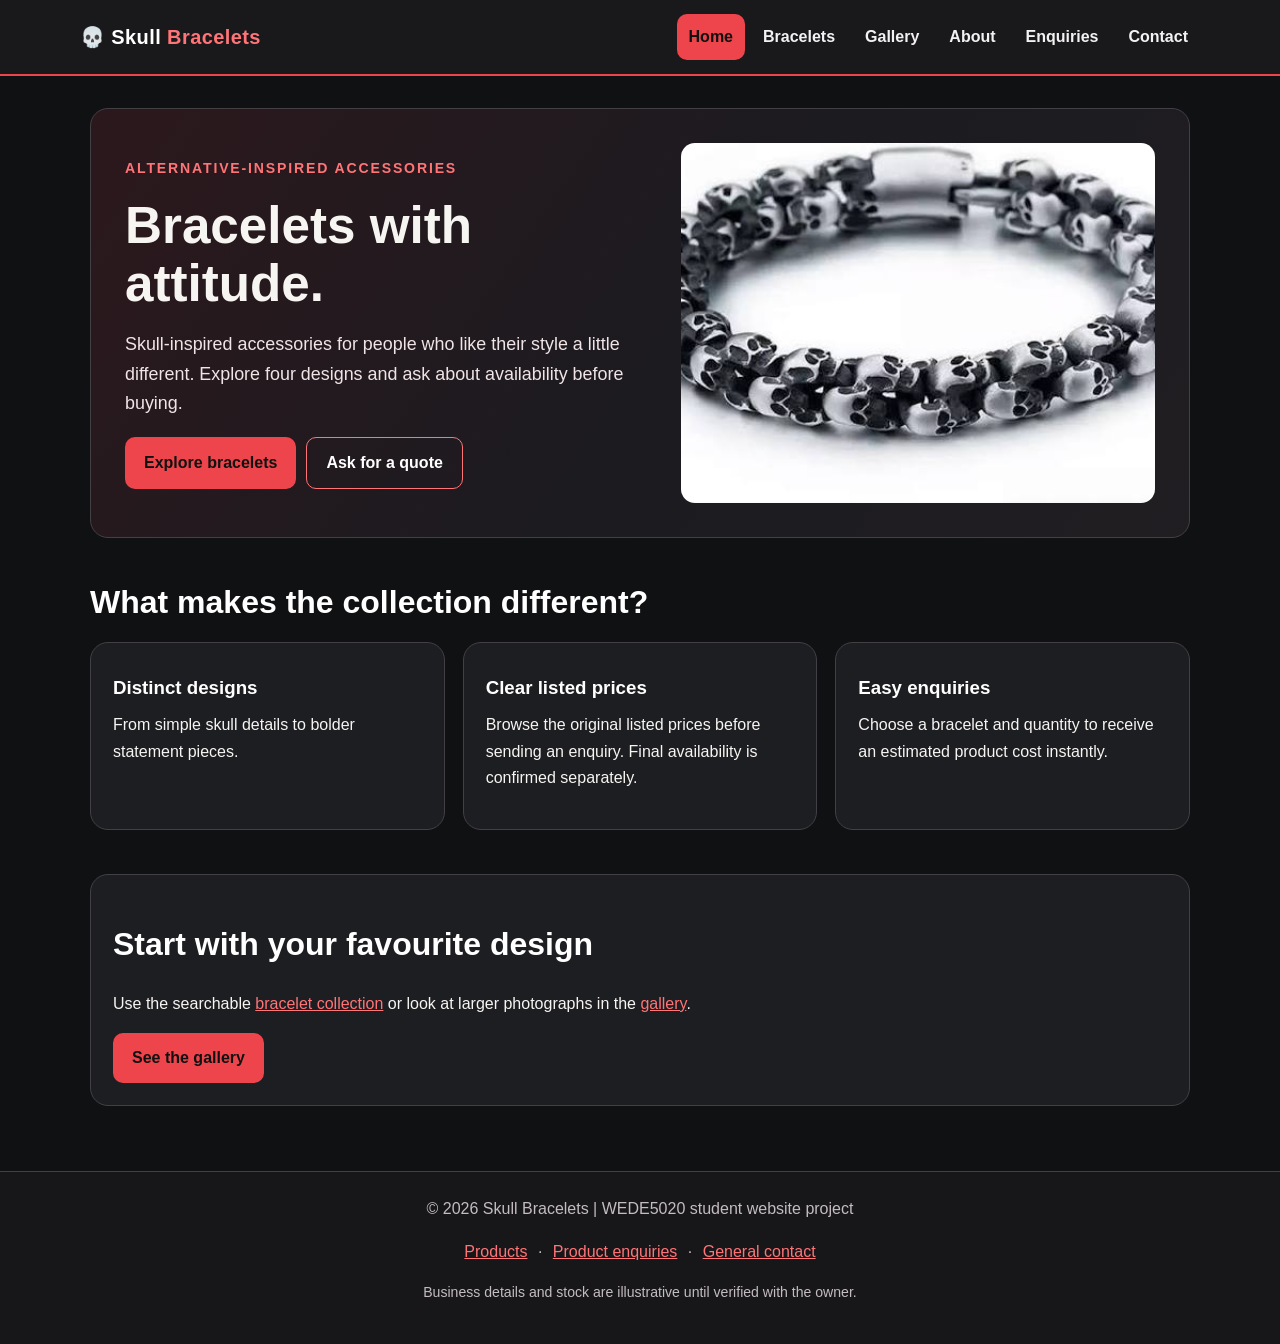
<file: index.html>
<!DOCTYPE html>
<html lang="en-ZA">
<head>
    <meta charset="UTF-8">
    <meta name="viewport" content="width=device-width, initial-scale=1">

    <title>Skull Bracelets | Bold Bracelet Styles in Johannesburg</title>
    <meta name="description" content="Discover Classic, Black, Beaded and Premium skull-themed bracelets, browse photos and enquire about prices with Skull Bracelets.">
    <meta name="keywords" content="skull bracelets, Johannesburg bracelets, skull jewellery, alternative accessories">
    <meta name="robots" content="index,follow">

    <link rel="stylesheet" href="CSS/style.css">
</head>

<body>
    <a class="skip-link" href="#main">Skip to content</a>

    <header class="site-header">
        <div class="header-inner">
            <a class="logo" href="index.html">
                💀 Skull <span>Bracelets</span>
            </a>

            <button class="menu-toggle" id="menu-toggle"
                    type="button" aria-controls="site-nav"
                    aria-expanded="false">Menu ☰</button>

            <nav class="site-nav" id="site-nav"
                 aria-label="Main navigation">
                <ul class="nav-list">
                    <li><a href="index.html" aria-current="page">Home</a></li>
                    <li><a href="services.html">Bracelets</a></li>
                    <li><a href="gallery.html">Gallery</a></li>
                    <li><a href="about.html">About</a></li>
                    <li><a href="enquiry.html">Enquiries</a></li>
                    <li><a href="contact.html">Contact</a></li>
                </ul>
            </nav>
        </div>
    </header>

    <main id="main">
        <section class="hero reveal">
            <div>
                <p class="eyebrow">Alternative-inspired accessories</p>
                <h1>Bracelets with attitude.</h1>

                <p class="lead">
                    Skull-inspired accessories for people who like
                    their style a little different. Explore four
                    designs and ask about availability before buying.
                </p>

                <div class="actions">
                    <a class="btn" href="services.html">
                        Explore bracelets
                    </a>
                    <a class="btn secondary" href="enquiry.html">
                        Ask for a quote
                    </a>
                </div>
            </div>

            <img src="images/Premium skull bracelet.jpg"
                 alt="Premium skull bracelet displayed as a featured accessory"
                 width="600" height="450"
                 fetchpriority="high">
        </section>

        <section class="section reveal">
            <div class="section-heading">
                <h2>What makes the collection different?</h2>
            </div>

            <div class="grid">
                <article class="card">
                    <h3>Distinct designs</h3>
                    <p>
                        From simple skull details to bolder
                        statement pieces.
                    </p>
                </article>

                <article class="card">
                    <h3>Clear listed prices</h3>
                    <p>
                        Browse the original listed prices before
                        sending an enquiry. Final availability is
                        confirmed separately.
                    </p>
                </article>

                <article class="card">
                    <h3>Easy enquiries</h3>
                    <p>
                        Choose a bracelet and quantity to receive
                        an estimated product cost instantly.
                    </p>
                </article>
            </div>
        </section>

        <section class="section panel reveal">
            <h2>Start with your favourite design</h2>

            <p>
                Use the searchable
                <a href="services.html">bracelet collection</a>
                or look at larger photographs in the
                <a href="gallery.html">gallery</a>.
            </p>

            <a class="btn" href="gallery.html">
                See the gallery
            </a>
        </section>
    </main>

    <footer class="site-footer">
        <p>© 2026 Skull Bracelets | WEDE5020 student website project</p>
        <p>
            <a href="services.html">Products</a> ·
            <a href="enquiry.html">Product enquiries</a> ·
            <a href="contact.html">General contact</a>
        </p>
        <p class="small-note">
            Business details and stock are illustrative until
            verified with the owner.
        </p>
    </footer>

    <script defer src="JS/script.js"></script>
</body>
</html>
</file>
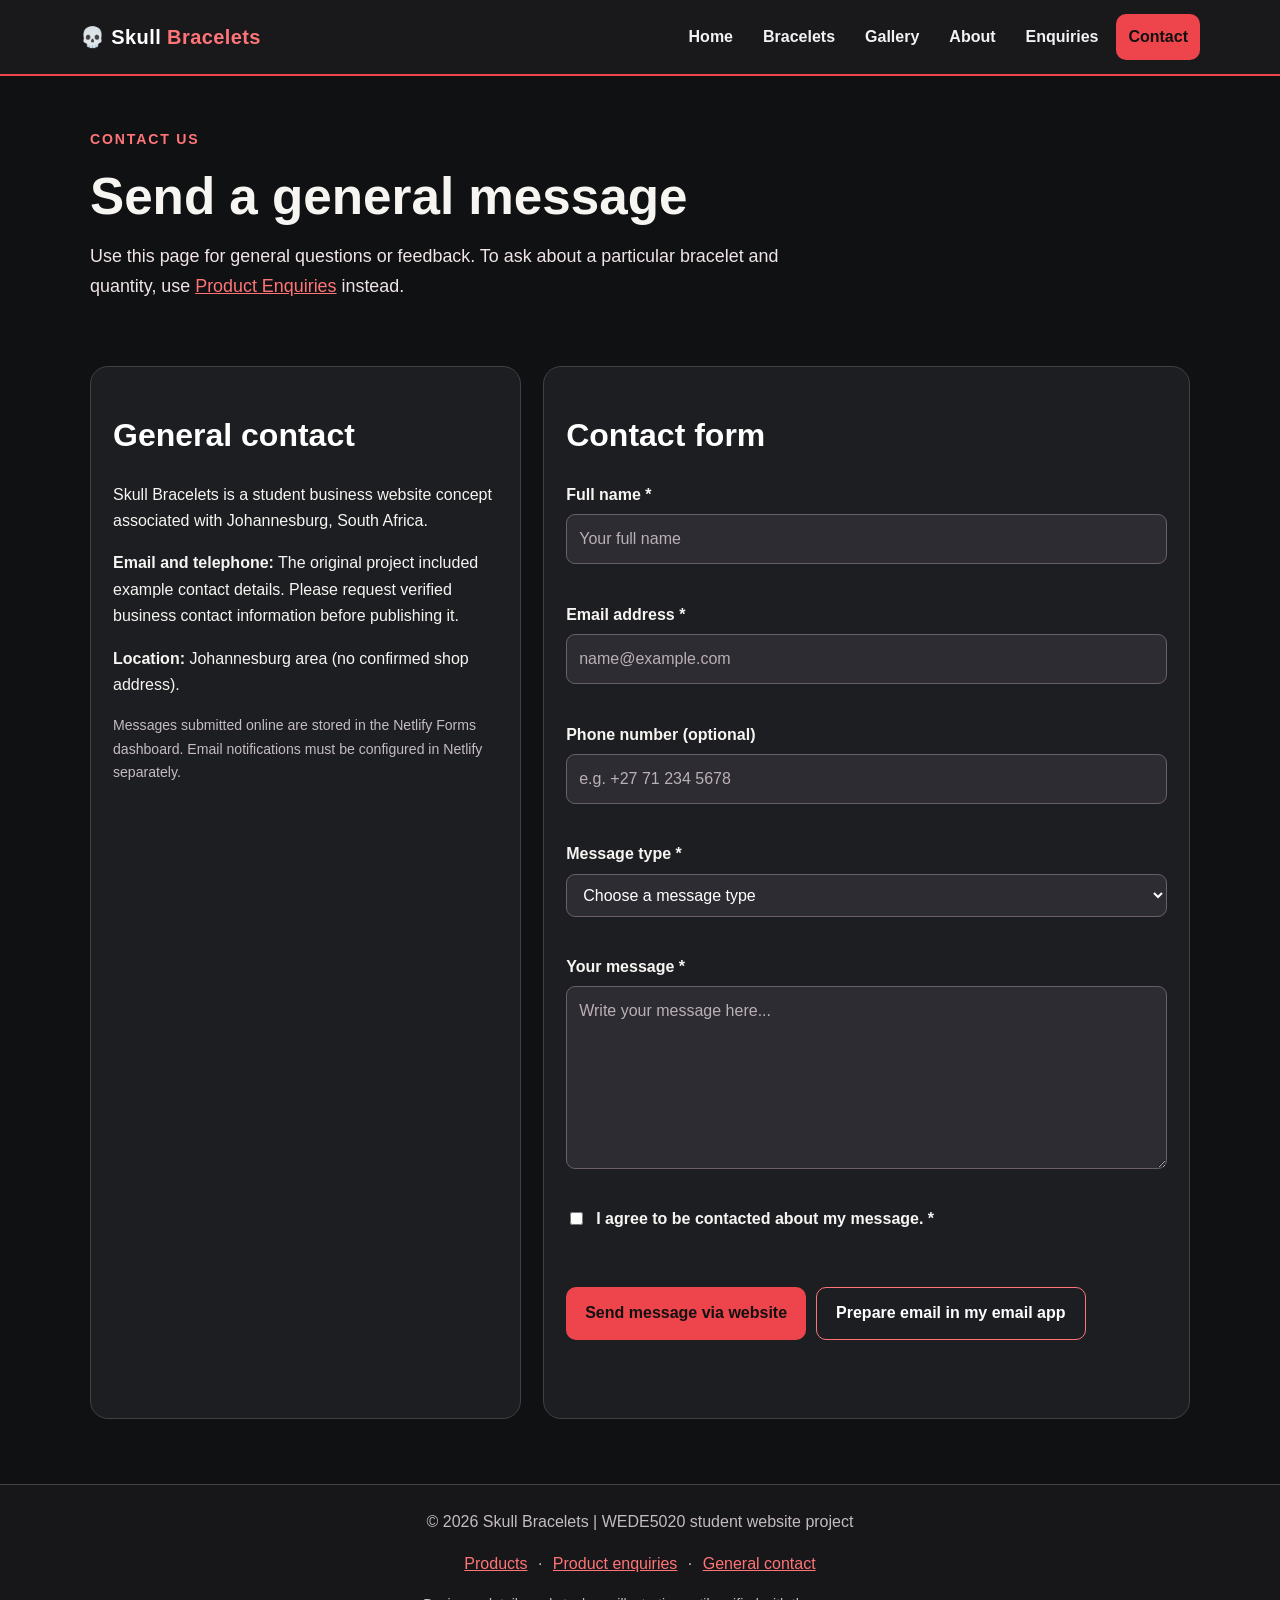
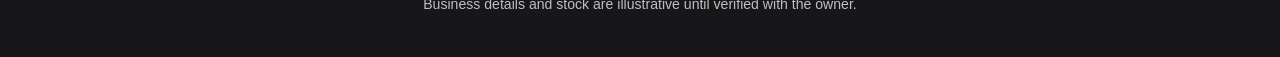
<file: contact.html>
<!DOCTYPE html>
<html lang="en-ZA">
<head>
    <meta charset="UTF-8">
    <meta name="viewport" content="width=device-width, initial-scale=1">

    <title>Contact Skull Bracelets | General Messages</title>
    <meta name="description" content="Send Skull Bracelets a general message with JavaScript field validation or prepare an email to the verified business recipient.">
    <meta name="keywords" content="contact Skull Bracelets, skull bracelet support, accessory business contact">
    <meta name="robots" content="index,follow">

    <link rel="stylesheet" href="CSS/style.css">
</head>

<body>
    <a class="skip-link" href="#main">Skip to content</a>

    <header class="site-header">
        <div class="header-inner">
            <a class="logo" href="index.html">
                💀 Skull <span>Bracelets</span>
            </a>

            <button class="menu-toggle" id="menu-toggle"
                    type="button" aria-controls="site-nav"
                    aria-expanded="false">Menu ☰</button>

            <nav class="site-nav" id="site-nav"
                 aria-label="Main navigation">
                <ul class="nav-list">
                    <li><a href="index.html">Home</a></li>
                    <li><a href="services.html">Bracelets</a></li>
                    <li><a href="gallery.html">Gallery</a></li>
                    <li><a href="about.html">About</a></li>
                    <li><a href="enquiry.html">Enquiries</a></li>
                    <li><a href="contact.html" aria-current="page">Contact</a></li>
                </ul>
            </nav>
        </div>
    </header>

    <main id="main">
        <section class="page-intro">
            <p class="eyebrow">Contact us</p>
            <h1>Send a general message</h1>

            <p class="lead content-width">
                Use this page for general questions or feedback.
                To ask about a particular bracelet and quantity,
                use <a href="enquiry.html">Product Enquiries</a> instead.
            </p>
        </section>

        <section class="section contact-grid">
            <aside class="panel">
                <h2>General contact</h2>

                <p>
                    Skull Bracelets is a student business website
                    concept associated with Johannesburg, South Africa.
                </p>

                <p>
                    <strong>Email and telephone:</strong>
                    The original project included example contact
                    details. Please request verified business contact
                    information before publishing it.
                </p>

                <p>
                    <strong>Location:</strong>
                    Johannesburg area (no confirmed shop address).
                </p>

                <p class="small-note">
                    Messages submitted online are stored in the
                    Netlify Forms dashboard. Email notifications
                    must be configured in Netlify separately.
                </p>
            </aside>

            <div class="panel">
                <h2>Contact form</h2>

                <form id="contact-form"
                      class="netlify-form"
                      name="contact"
                      method="POST"
                      action="/"
                      data-netlify="true"
                      data-netlify-honeypot="bot-field"
                      novalidate>

                    <input type="hidden" name="form-name"
                           value="contact">

                    <p class="hidden">
                        <label>
                            Leave this field blank
                            <input name="bot-field"
                                   tabindex="-1" autocomplete="off">
                        </label>
                    </p>

                    <div class="field">
                        <label for="contact-name">Full name *</label>
                        <input id="contact-name" name="full-name"
                               type="text" autocomplete="name"
                               required minlength="2" maxlength="70"
                               placeholder="Your full name">
                        <small id="error-contact-name"
                               class="field-error"
                               data-error-for="contact-name"></small>
                    </div>

                    <div class="field">
                        <label for="contact-email">Email address *</label>
                        <input id="contact-email" name="email"
                               type="email" autocomplete="email"
                               required maxlength="100"
                               placeholder="name@example.com">
                        <small id="error-contact-email"
                               class="field-error"
                               data-error-for="contact-email"></small>
                    </div>

                    <div class="field">
                        <label for="contact-phone">
                            Phone number (optional)
                        </label>
                        <input id="contact-phone" name="phone"
                               type="tel" autocomplete="tel"
                               pattern="[+0-9 ()-]{9,18}"
                               placeholder="e.g. +27 71 234 5678">
                        <small id="error-contact-phone"
                               class="field-error"
                               data-error-for="contact-phone"></small>
                    </div>

                    <div class="field">
                        <label for="contact-topic">Message type *</label>

                        <select id="contact-topic" name="topic" required>
                            <option value="">Choose a message type</option>
                            <option value="General question">
                                General question
                            </option>
                            <option value="Feedback">Feedback</option>
                            <option value="Website assistance">
                                Website assistance
                            </option>
                            <option value="Other">Other</option>
                        </select>

                        <small id="error-contact-topic"
                               class="field-error"
                               data-error-for="contact-topic"></small>
                    </div>

                    <div class="field">
                        <label for="contact-message">
                            Your message *
                        </label>

                        <textarea id="contact-message" name="message"
                                  rows="6" required
                                  minlength="10" maxlength="1500"
                                  placeholder="Write your message here..."></textarea>

                        <small id="error-contact-message"
                               class="field-error"
                               data-error-for="contact-message"></small>
                    </div>

                    <div class="field">
                        <label class="checkbox-row"
                               for="contact-consent">
                            <input id="contact-consent" name="consent"
                                   type="checkbox" value="yes" required>
                            <span>
                                I agree to be contacted about my message. *
                            </span>
                        </label>
                        <small id="error-contact-consent"
                               class="field-error"
                               data-error-for="contact-consent"></small>
                    </div>

                    <div class="actions">
                        <button class="btn" type="submit">
                            Send message via website
                        </button>

                        <button class="btn secondary" type="button"
                                id="prepare-email">
                            Prepare email in my email app
                        </button>
                    </div>

                    <p class="form-status" role="status"
                       aria-live="polite"></p>
                </form>
            </div>
        </section>
    </main>

    <footer class="site-footer">
        <p>© 2026 Skull Bracelets | WEDE5020 student website project</p>
        <p>
            <a href="services.html">Products</a> ·
            <a href="enquiry.html">Product enquiries</a> ·
            <a href="contact.html">General contact</a>
        </p>
        <p class="small-note">
            Business details and stock are illustrative until
            verified with the owner.
        </p>
    </footer>

    <script defer src="JS/script.js"></script>
</body>
</html>
</file>
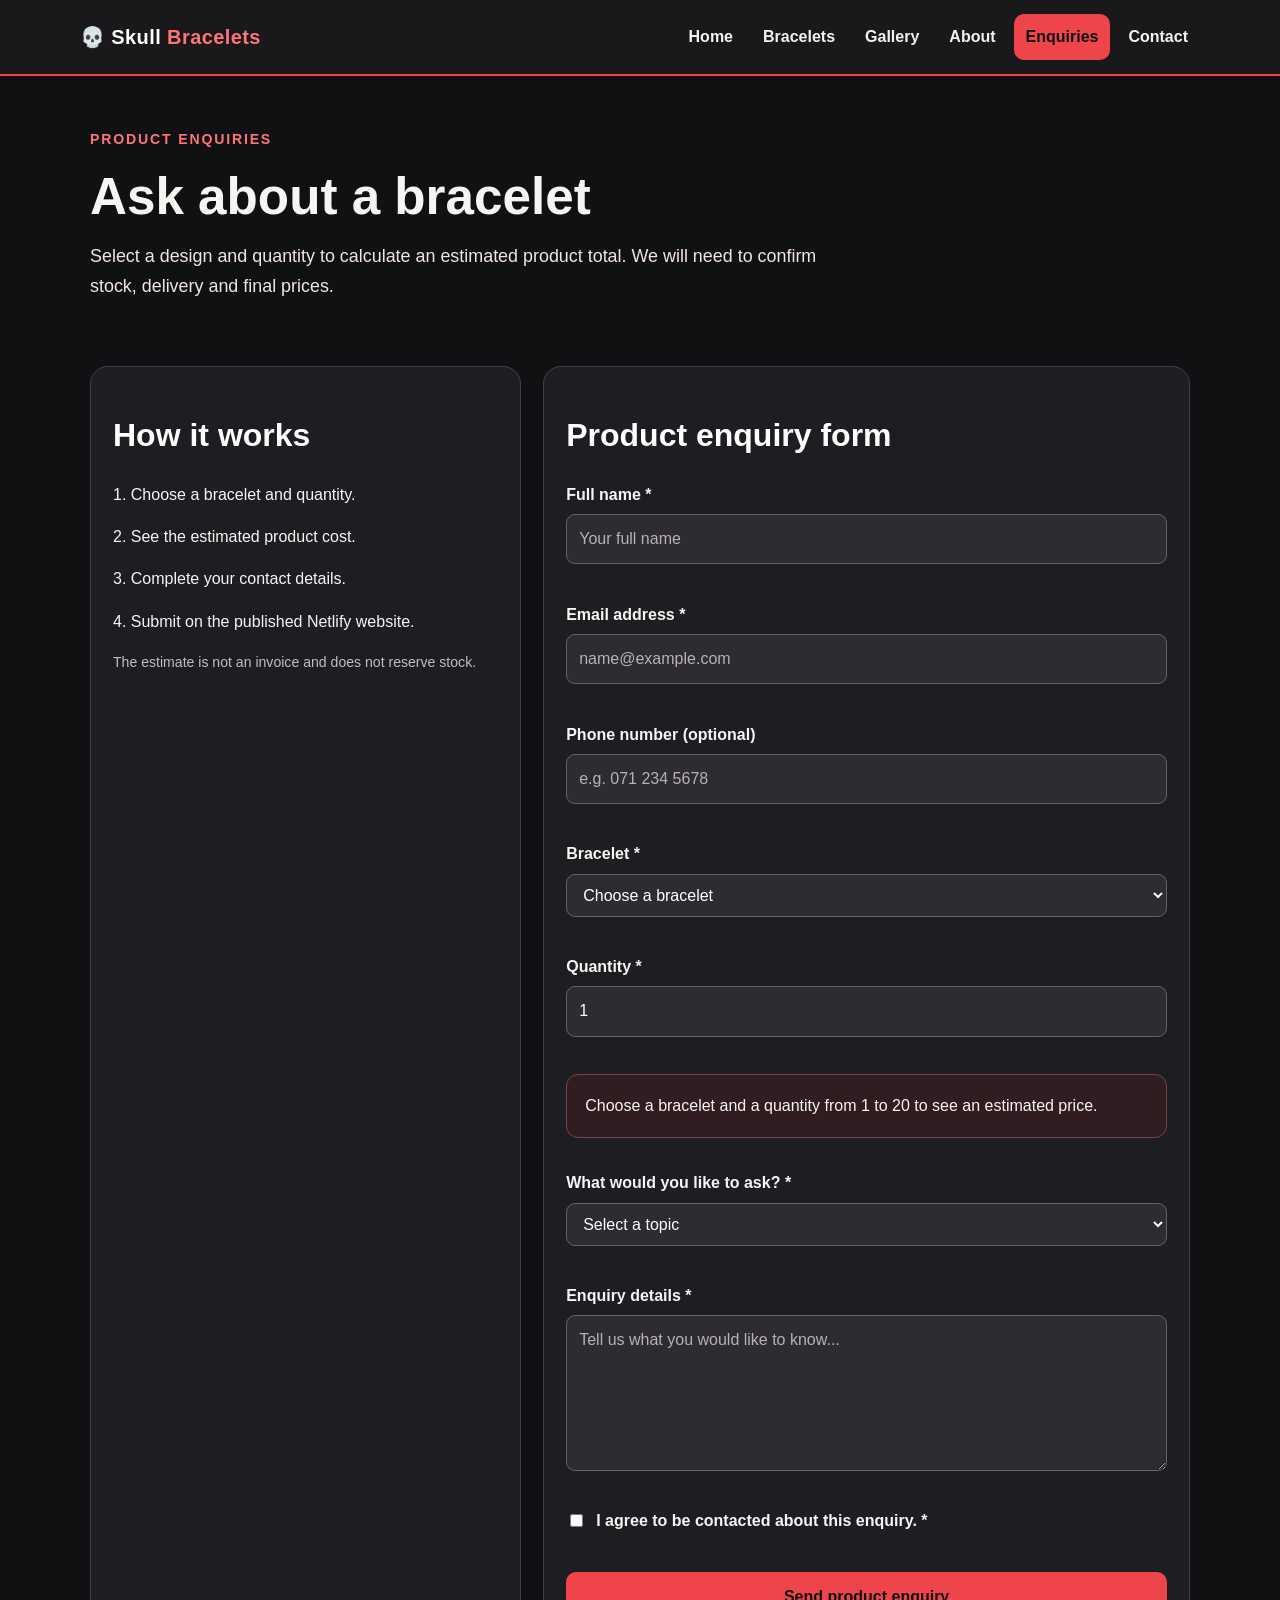
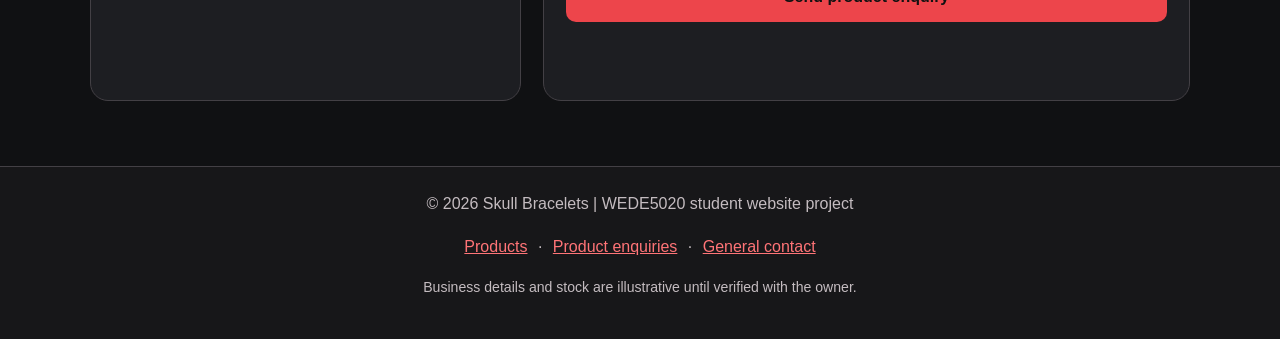
<file: enquiry.html>
<!DOCTYPE html>
<html lang="en-ZA">
<head>
    <meta charset="UTF-8">
    <meta name="viewport" content="width=device-width, initial-scale=1">

    <title>Bracelet Enquiries | Skull Bracelets</title>
    <meta name="description" content="Request information about Skull Bracelets products, quantities and estimated costs using an interactive validated enquiry form.">
    <meta name="keywords" content="skull bracelet enquiry, bracelet quote, ask about skull bracelets">
    <meta name="robots" content="index,follow">

    <link rel="stylesheet" href="CSS/style.css">
</head>

<body>
    <a class="skip-link" href="#main">Skip to content</a>

    <header class="site-header">
        <div class="header-inner">
            <a class="logo" href="index.html">
                💀 Skull <span>Bracelets</span>
            </a>

            <button class="menu-toggle" id="menu-toggle"
                    type="button" aria-controls="site-nav"
                    aria-expanded="false">Menu ☰</button>

            <nav class="site-nav" id="site-nav"
                 aria-label="Main navigation">
                <ul class="nav-list">
                    <li><a href="index.html">Home</a></li>
                    <li><a href="services.html">Bracelets</a></li>
                    <li><a href="gallery.html">Gallery</a></li>
                    <li><a href="about.html">About</a></li>
                    <li><a href="enquiry.html" aria-current="page">Enquiries</a></li>
                    <li><a href="contact.html">Contact</a></li>
                </ul>
            </nav>
        </div>
    </header>

    <main id="main">
        <section class="page-intro">
            <p class="eyebrow">Product enquiries</p>
            <h1>Ask about a bracelet</h1>

            <p class="lead content-width">
                Select a design and quantity to calculate an
                estimated product total. We will need to confirm
                stock, delivery and final prices.
            </p>
        </section>

        <section class="section contact-grid">
            <aside class="panel">
                <h2>How it works</h2>

                <p>1. Choose a bracelet and quantity.</p>
                <p>2. See the estimated product cost.</p>
                <p>3. Complete your contact details.</p>
                <p>4. Submit on the published Netlify website.</p>

                <p class="small-note">
                    The estimate is not an invoice and does
                    not reserve stock.
                </p>
            </aside>

            <div class="panel">
                <h2>Product enquiry form</h2>

                <form id="enquiry-form"
                      class="netlify-form"
                      name="enquiry"
                      method="POST"
                      action="/"
                      data-netlify="true"
                      data-netlify-honeypot="bot-field"
                      novalidate>

                    <input type="hidden" name="form-name"
                           value="enquiry">

                    <p class="hidden">
                        <label>
                            Leave this field blank
                            <input name="bot-field"
                                   tabindex="-1" autocomplete="off">
                        </label>
                    </p>

                    <div class="field">
                        <label for="enquiry-name">Full name *</label>
                        <input id="enquiry-name" name="full-name"
                               type="text" autocomplete="name"
                               required minlength="2" maxlength="70"
                               placeholder="Your full name">
                        <small id="error-enquiry-name"
                               class="field-error"
                               data-error-for="enquiry-name"></small>
                    </div>

                    <div class="field">
                        <label for="enquiry-email">Email address *</label>
                        <input id="enquiry-email" name="email"
                               type="email" autocomplete="email"
                               required maxlength="100"
                               placeholder="name@example.com">
                        <small id="error-enquiry-email"
                               class="field-error"
                               data-error-for="enquiry-email"></small>
                    </div>

                    <div class="field">
                        <label for="enquiry-phone">
                            Phone number (optional)
                        </label>
                        <input id="enquiry-phone" name="phone"
                               type="tel" autocomplete="tel"
                               pattern="[+0-9 ()-]{9,18}"
                               placeholder="e.g. 071 234 5678">
                        <small id="error-enquiry-phone"
                               class="field-error"
                               data-error-for="enquiry-phone"></small>
                    </div>

                    <div class="field">
                        <label for="enquiry-product">Bracelet *</label>
                        <select id="enquiry-product" name="product"
                                required>
                            <option value="">Choose a bracelet</option>
                            <option>Classic Skull Bracelet</option>
                            <option>Black Skull Bracelet</option>
                            <option>Beaded Skull Bracelet</option>
                            <option>Premium Skull Bracelet</option>
                        </select>
                        <small id="error-enquiry-product"
                               class="field-error"
                               data-error-for="enquiry-product"></small>
                    </div>

                    <div class="field">
                        <label for="enquiry-quantity">Quantity *</label>
                        <input id="enquiry-quantity" name="quantity"
                               type="number" min="1" max="20"
                               step="1" value="1" required>
                        <small id="error-enquiry-quantity"
                               class="field-error"
                               data-error-for="enquiry-quantity"></small>
                    </div>

                    <p id="enquiry-estimate" class="estimate"
                       aria-live="polite">
                        Select a product for an estimated total.
                    </p>

                    <div class="field">
                        <label for="enquiry-reason">
                            What would you like to ask? *
                        </label>

                        <select id="enquiry-reason" name="enquiry-type"
                                required>
                            <option value="">Select a topic</option>
                            <option value="availability">Availability</option>
                            <option value="price">Final price or delivery</option>
                            <option value="custom">Bulk or custom request</option>
                            <option value="other">Other product question</option>
                        </select>

                        <small id="error-enquiry-reason"
                               class="field-error"
                               data-error-for="enquiry-reason"></small>
                    </div>

                    <div class="field">
                        <label for="enquiry-message">
                            Enquiry details *
                        </label>

                        <textarea id="enquiry-message" name="message"
                                  rows="5" required
                                  minlength="10" maxlength="1000"
                                  placeholder="Tell us what you would like to know..."></textarea>

                        <small id="error-enquiry-message"
                               class="field-error"
                               data-error-for="enquiry-message"></small>
                    </div>

                    <div class="field">
                        <label class="checkbox-row"
                               for="enquiry-consent">
                            <input id="enquiry-consent" name="consent"
                                   type="checkbox" value="yes" required>
                            <span>
                                I agree to be contacted about this enquiry. *
                            </span>
                        </label>
                        <small id="error-enquiry-consent"
                               class="field-error"
                               data-error-for="enquiry-consent"></small>
                    </div>

                    <button class="btn" type="submit">
                        Send product enquiry
                    </button>

                    <p class="form-status" role="status"
                       aria-live="polite"></p>
                </form>
            </div>
        </section>
    </main>

    <footer class="site-footer">
        <p>© 2026 Skull Bracelets | WEDE5020 student website project</p>
        <p>
            <a href="services.html">Products</a> ·
            <a href="enquiry.html">Product enquiries</a> ·
            <a href="contact.html">General contact</a>
        </p>
        <p class="small-note">
            Business details and stock are illustrative until
            verified with the owner.
        </p>
    </footer>

    <script defer src="JS/script.js"></script>
</body>
</html>
</file>
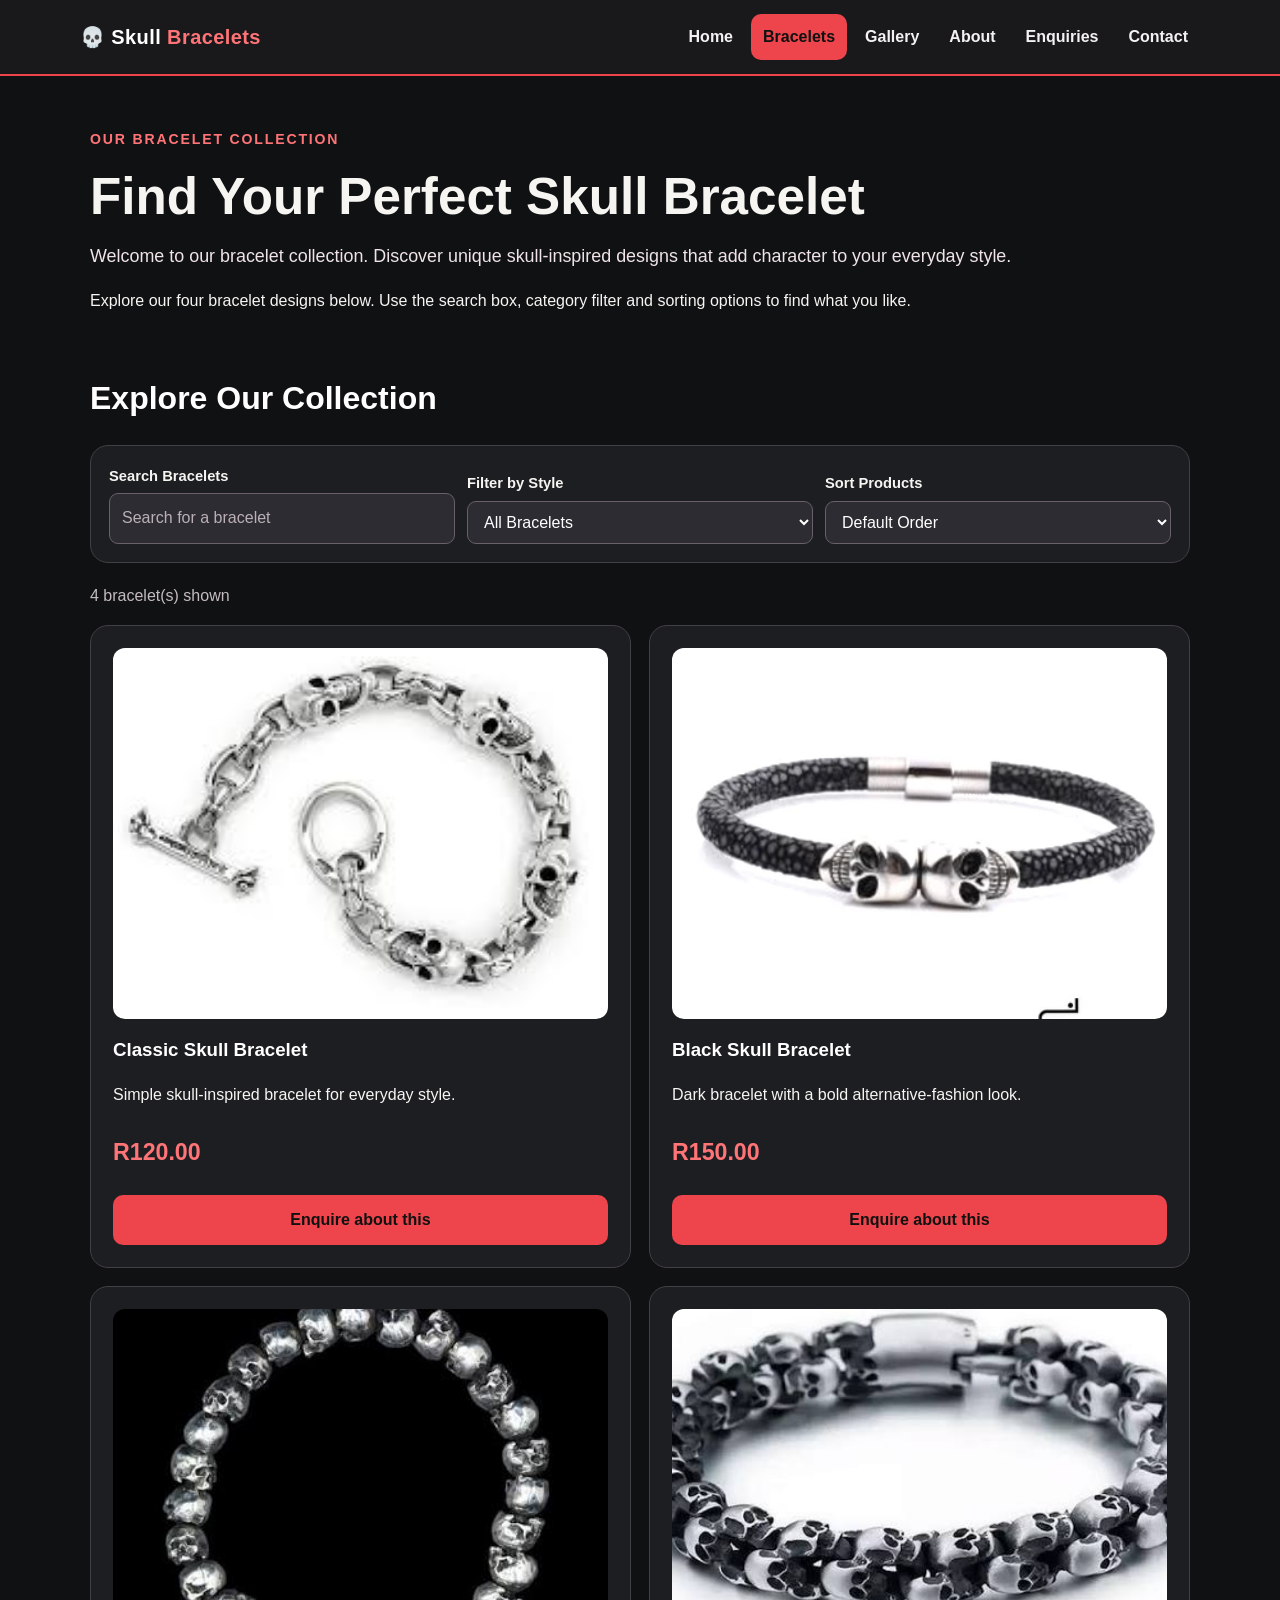
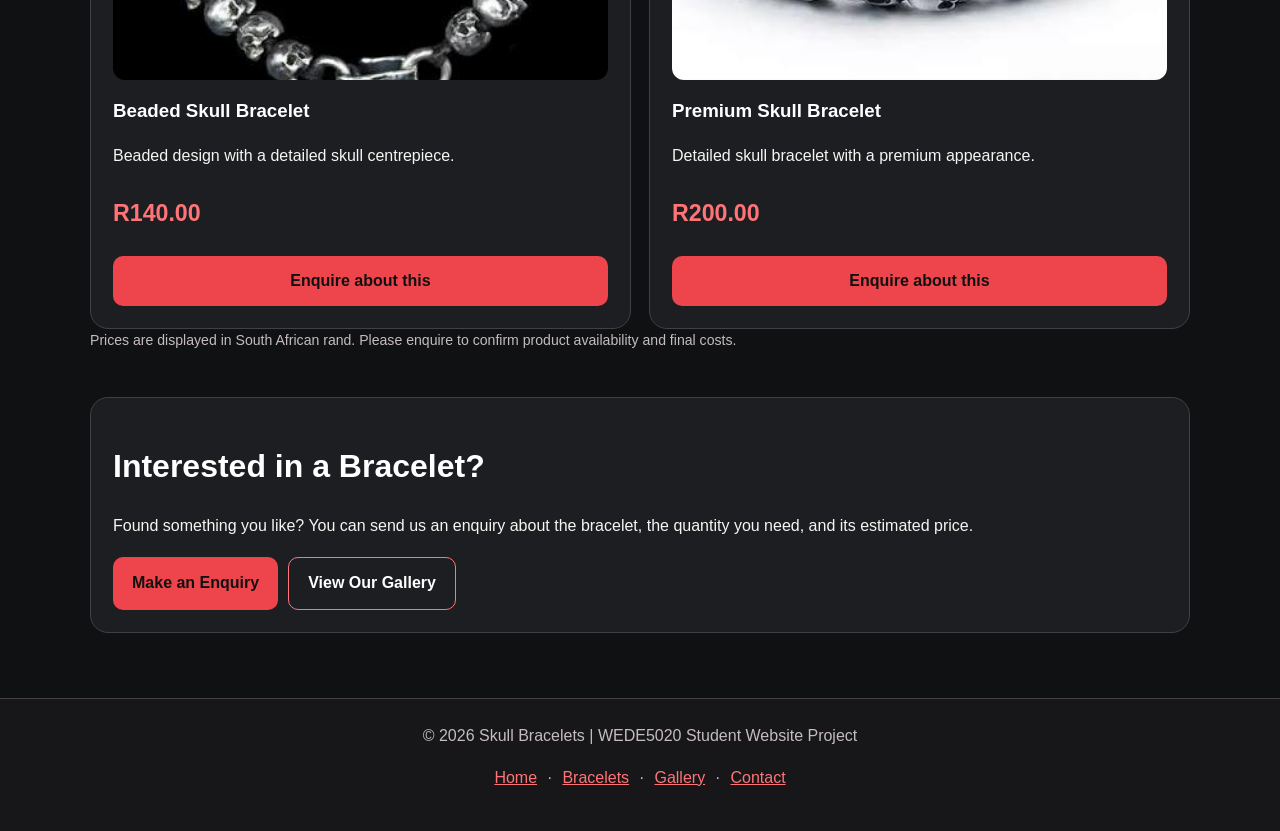
<file: services.html>
<!DOCTYPE html>
<html lang="en-ZA">

<head>
    <meta charset="UTF-8">
    <meta name="viewport"
          content="width=device-width, initial-scale=1.0">

    <title>Our Bracelets | Skull Bracelets</title>

    <meta name="description"
          content="Explore Classic, Black, Beaded and Premium Skull Bracelets. Search, filter and compare bracelet prices in South African rand.">

    <meta name="keywords"
          content="skull bracelets, black skull bracelet, beaded skull bracelet, premium skull bracelet, bracelet prices">

    <meta name="robots" content="index, follow">

    <!-- External CSS -->
    <link rel="stylesheet" href="CSS/style.css">
</head>

<body>

    <a class="skip-link" href="#main">
        Skip to main content
    </a>

    <!-- Navigation -->
    <header class="site-header">

        <div class="header-inner">

            <a class="logo" href="index.html">
                💀 Skull <span>Bracelets</span>
            </a>

            <button class="menu-toggle"
                    id="menu-toggle"
                    type="button"
                    aria-controls="site-nav"
                    aria-expanded="false">
                Menu ☰
            </button>

            <nav class="site-nav"
                 id="site-nav"
                 aria-label="Main navigation">

                <ul class="nav-list">

                    <li>
                        <a href="index.html">Home</a>
                    </li>

                    <li>
                        <a href="services.html"
                           aria-current="page">
                            Bracelets
                        </a>
                    </li>

                    <li>
                        <a href="gallery.html">Gallery</a>
                    </li>

                    <li>
                        <a href="about.html">About</a>
                    </li>

                    <li>
                        <a href="enquiry.html">Enquiries</a>
                    </li>

                    <li>
                        <a href="contact.html">Contact</a>
                    </li>

                </ul>

            </nav>

        </div>

    </header>

    <!-- Main content -->
    <main id="main">

        <section class="page-intro reveal">

            <p class="eyebrow">
                Our Bracelet Collection
            </p>

            <h1>
                Find Your Perfect Skull Bracelet
            </h1>

            <p class="lead">
                Welcome to our bracelet collection.
                Discover unique skull-inspired designs
                that add character to your everyday style.
            </p>

            <p>
                Explore our four bracelet designs below.
                Use the search box, category filter and
                sorting options to find what you like.
            </p>

        </section>

        <!-- Search and filtering -->
        <section class="section"
                 aria-label="Browse bracelets">

            <h2>Explore Our Collection</h2>

            <div class="controls">

                <!-- Search -->
                <div class="control">

                    <label for="product-search">
                        Search Bracelets
                    </label>

                    <input type="search"
                           id="product-search"
                           placeholder="Search for a bracelet">

                </div>

                <!-- Category filter -->
                <div class="control">

                    <label for="product-category">
                        Filter by Style
                    </label>

                    <select id="product-category">

                        <option value="all">
                            All Bracelets
                        </option>

                        <option value="everyday">
                            Everyday
                        </option>

                        <option value="statement">
                            Statement
                        </option>

                        <option value="beaded">
                            Beaded
                        </option>

                        <option value="premium">
                            Premium
                        </option>

                    </select>

                </div>

                <!-- Sorting -->
                <div class="control">

                    <label for="product-sort">
                        Sort Products
                    </label>

                    <select id="product-sort">

                        <option value="default">
                            Default Order
                        </option>

                        <option value="price-low">
                            Price: Low to High
                        </option>

                        <option value="price-high">
                            Price: High to Low
                        </option>

                        <option value="name">
                            Name: A to Z
                        </option>

                    </select>

                </div>

            </div>

            <!-- Number of products -->
            <p id="product-count"
               class="status-line"
               aria-live="polite">
                Loading our bracelets...
            </p>

            <!-- JavaScript adds bracelet cards here -->
            <div id="product-grid" class="grid two">

                <p>
                    Loading bracelet collection...
                </p>

            </div>

            <p class="small-note">
                Prices are displayed in South African rand.
                Please enquire to confirm product
                availability and final costs.
            </p>

        </section>

        <!-- Additional information -->
        <section class="section panel reveal">

            <h2>Interested in a Bracelet?</h2>

            <p>
                Found something you like?
                You can send us an enquiry about
                the bracelet, the quantity you need,
                and its estimated price.
            </p>

            <div class="actions">

                <a class="btn" href="enquiry.html">
                    Make an Enquiry
                </a>

                <a class="btn secondary"
                   href="gallery.html">
                    View Our Gallery
                </a>

            </div>

        </section>

    </main>

    <!-- Footer -->
    <footer class="site-footer">

        <p>
            © 2026 Skull Bracelets |
            WEDE5020 Student Website Project
        </p>

        <p>
            <a href="index.html">Home</a> ·
            <a href="services.html">Bracelets</a> ·
            <a href="gallery.html">Gallery</a> ·
            <a href="contact.html">Contact</a>
        </p>

    </footer>

    <!-- External JavaScript -->
    <script src="JS/script.js" defer></script>

</body>
</html>
</file>
<file: CSS/style.css>
:root {
    --bg: #101113;
    --panel: #1d1e22;
    --panel2: #26272c;
    --ink: #f7f5f2;
    --muted: #c4bcc0;
    --red: #ed454b;
    --red2: #ff7477;
    --line: #434045;
    --ok: #8de6b2;
    --radius: 18px;
}

* { box-sizing: border-box; }
html { scroll-behavior: smooth; }

body {
    margin: 0;
    background: var(--bg);
    color: var(--ink);
    font-family: Arial, Helvetica, sans-serif;
    line-height: 1.65;
}

a { color: var(--red2); }
a:hover { color: #fff; }
img { display: block; max-width: 100%; height: auto; }
button, input, select, textarea { font: inherit; }
button { cursor: pointer; }
button:disabled { opacity: .55; cursor: wait; }

:focus-visible {
    outline: 3px solid #ffc77c;
    outline-offset: 3px;
}

.skip-link {
    position: absolute;
    top: -80px;
    left: 16px;
    padding: 10px;
    background: #fff;
    color: #111;
    z-index: 50;
}
.skip-link:focus { top: 8px; }

.site-header {
    background: #19191c;
    border-bottom: 2px solid var(--red);
    position: sticky;
    top: 0;
    z-index: 20;
}

.header-inner {
    max-width: 1160px;
    margin: auto;
    padding: 14px 20px;
    display: flex;
    justify-content: space-between;
    align-items: center;
    gap: 20px;
}

.logo {
    font-size: 1.25rem;
    font-weight: 800;
    color: #fff;
    text-decoration: none;
    letter-spacing: .02em;
}
.logo span { color: var(--red2); }

.nav-list {
    display: flex;
    flex-wrap: wrap;
    align-items: center;
    list-style: none;
    gap: 6px;
    margin: 0;
    padding: 0;
}

.nav-list a {
    display: block;
    border-radius: 10px;
    padding: 10px 12px;
    color: #f4f1f2;
    text-decoration: none;
    font-weight: 700;
}

.nav-list a:hover,
.nav-list a[aria-current="page"] {
    background: var(--red);
    color: #111;
}

.menu-toggle {
    display: none;
    background: var(--panel);
    border: 1px solid var(--line);
    border-radius: 10px;
    color: #fff;
    padding: 8px 12px;
}

main {
    width: min(1100px, 92%);
    margin: 32px auto 65px;
    min-height: 65vh;
}

.hero {
    display: grid;
    grid-template-columns: 1.05fr .95fr;
    align-items: center;
    gap: 32px;
    padding: 34px;
    border: 1px solid var(--line);
    border-radius: var(--radius);
    background: linear-gradient(125deg, #2c181c, #1b1b20 55%, #211e22);
}

.hero img {
    width: 100%;
    height: 360px;
    object-fit: cover;
    border-radius: 14px;
}

.eyebrow {
    font-size: .88rem;
    color: var(--red2);
    font-weight: 800;
    letter-spacing: .13em;
    text-transform: uppercase;
}

h1 {
    font-size: clamp(2rem, 4vw, 3.45rem);
    line-height: 1.15;
    margin: 8px 0 16px;
}

h2 {
    font-size: clamp(1.45rem, 2.6vw, 2rem);
    line-height: 1.25;
}

h2, h3 { color: #fff; }
p { margin: 0 0 16px; }
.lead { font-size: 1.12rem; color: #f0e4e6; }
.muted, .small-note { color: var(--muted); }
.small-note { font-size: .88rem; }

.section { margin: 44px 0; }

.section-heading {
    display: flex;
    align-items: end;
    justify-content: space-between;
    flex-wrap: wrap;
    gap: 12px;
    margin-bottom: 20px;
}
.section-heading h2 { margin: 0; }

.grid {
    display: grid;
    grid-template-columns: repeat(3, minmax(0, 1fr));
    gap: 18px;
}
.grid.two { grid-template-columns: repeat(2, minmax(0, 1fr)); }
.grid.four { grid-template-columns: repeat(4, minmax(0, 1fr)); }

.card, .panel {
    background: var(--panel);
    border: 1px solid var(--line);
    border-radius: var(--radius);
    padding: 22px;
}

.card h3 { margin: 8px 0; }

.card img {
    width: 100%;
    aspect-ratio: 4/3;
    object-fit: cover;
    border-radius: 12px;
}

.price {
    font-size: 1.45rem;
    font-weight: 800;
    color: var(--red2);
}

.pill {
    display: inline-block;
    background: #422328;
    color: #ffe2e2;
    border-radius: 20px;
    padding: 3px 10px;
    font-size: .82rem;
    font-weight: bold;
}

.btn {
    display: inline-flex;
    align-items: center;
    justify-content: center;
    border: 0;
    border-radius: 10px;
    background: var(--red);
    color: #111;
    text-decoration: none;
    padding: 12px 19px;
    font-weight: 800;
    transition: transform .2s, background .2s;
}

.btn:hover {
    background: #ff777c;
    color: #111;
    transform: translateY(-2px);
}

.btn.secondary {
    background: transparent;
    color: #fff;
    border: 1px solid var(--red2);
}

.btn.secondary:hover { background: #381f25; }

.actions {
    display: flex;
    gap: 10px;
    flex-wrap: wrap;
    margin-top: 18px;
}

.content-width { max-width: 740px; }
.page-intro { padding: 20px 0 4px; }
.page-intro h1 { margin-top: 6px; }

.controls {
    display: flex;
    flex-wrap: wrap;
    gap: 12px;
    align-items: end;
    padding: 18px;
    background: var(--panel);
    border: 1px solid var(--line);
    border-radius: var(--radius);
    margin-bottom: 20px;
}

.control {
    display: grid;
    gap: 5px;
    flex: 1 1 190px;
}
.control label { font-size: .92rem; font-weight: 700; }

.status-line {
    color: var(--muted);
    margin-bottom: 16px;
}

.product-card {
    display: flex;
    flex-direction: column;
    gap: 8px;
}
.product-card .btn { margin-top: auto; }

.gallery-item {
    display: block;
    width: 100%;
    border: 1px solid var(--line);
    border-radius: 16px;
    background: var(--panel);
    padding: 12px;
    color: #fff;
    text-align: left;
    transition: transform .2s, border-color .2s;
}

.gallery-item:hover {
    transform: translateY(-5px);
    border-color: var(--red2);
}

.gallery-item img {
    width: 100%;
    aspect-ratio: 1/1;
    object-fit: cover;
    border-radius: 10px;
    margin-bottom: 12px;
}
.gallery-item strong { display: block; }

.lightbox {
    width: min(740px, 94vw);
    max-height: 90vh;
    background: #17181c;
    color: #fff;
    border: 1px solid var(--line);
    border-radius: 16px;
    padding: 20px;
}
.lightbox::backdrop { background: rgba(0, 0, 0, .88); }

.lightbox img {
    max-height: 63vh;
    width: auto;
    margin: auto;
    border-radius: 12px;
}

.lightbox .close {
    float: right;
    margin-bottom: 10px;
    border: 1px solid var(--line);
    border-radius: 8px;
    padding: 7px 12px;
    color: #fff;
    background: #333;
}

.lightbox p {
    text-align: center;
    margin-top: 14px;
}

form { display: grid; gap: 16px; }
.field { display: grid; gap: 6px; }
.field label { font-weight: 700; }

input, select, textarea {
    width: 100%;
    background: #2c2c32;
    border: 1px solid #696069;
    color: #fff;
    border-radius: 9px;
    padding: 11px 12px;
}

textarea { resize: vertical; }

input::placeholder, textarea::placeholder {
    color: #bbb0b5;
}

input[aria-invalid="true"],
select[aria-invalid="true"],
textarea[aria-invalid="true"] {
    border: 2px solid #ff868b;
}

.field-error {
    display: block;
    min-height: 1.1em;
    color: #ffb4b4;
    font-size: .86rem;
}

.checkbox-row {
    display: flex;
    align-items: flex-start;
    gap: 10px;
}
.checkbox-row input { width: auto; margin-top: 6px; }

.form-status {
    min-height: 24px;
    font-weight: 700;
    padding: 10px 0;
}
.form-status.error { color: #ffb4b4; }
.form-status.success { color: var(--ok); }

.estimate {
    padding: 18px;
    border-radius: 12px;
    border: 1px solid #754248;
    background: #301d22;
}
.estimate strong {
    color: var(--red2);
    font-size: 1.4rem;
}

.contact-grid {
    display: grid;
    grid-template-columns: .8fr 1.2fr;
    gap: 22px;
}

.map-frame {
    height: 340px;
    border: 1px solid var(--line);
    border-radius: 14px;
    background: #303136;
}

.map-fallback {
    display: flex;
    align-items: center;
    justify-content: center;
    text-align: center;
    padding: 15px;
}

.faq details {
    background: var(--panel);
    border: 1px solid var(--line);
    border-radius: 12px;
    padding: 15px 20px;
    margin-bottom: 10px;
}

.faq summary { cursor: pointer; font-weight: 800; }
.faq p { margin-top: 10px; }

.site-footer {
    background: #171719;
    border-top: 1px solid var(--line);
    padding: 24px 20px;
    text-align: center;
    color: var(--muted);
}
.site-footer a { margin: 0 6px; }
.hidden { display: none !important; }

.js-ready .reveal {
    opacity: 0;
    transform: translateY(18px);
    transition: opacity .6s, transform .6s;
}

.js-ready .reveal.visible {
    opacity: 1;
    transform: none;
}

@media (max-width: 900px) {
    .grid.four { grid-template-columns: repeat(2, minmax(0, 1fr)); }
    .grid { grid-template-columns: repeat(2, minmax(0, 1fr)); }
    .hero { grid-template-columns: 1fr; }
    .hero img { height: 280px; }
    .contact-grid { grid-template-columns: 1fr; }
}

@media (max-width: 680px) {
    .header-inner { flex-wrap: wrap; }
    .menu-toggle { display: block; }
    .site-nav { display: none; width: 100%; }
    .site-nav.open { display: block; }
    .nav-list { display: grid; gap: 3px; }
    .nav-list a { padding: 12px; }
    .grid, .grid.two, .grid.four { grid-template-columns: 1fr; }
    .hero { padding: 20px; }
    .card, .panel { padding: 18px; }
    main { margin-top: 18px; }
}

@media (prefers-reduced-motion: reduce) {
    html { scroll-behavior: auto; }
    *, *::before, *::after {
        transition: none !important;
        animation: none !important;
    }
    .js-ready .reveal {
        opacity: 1;
        transform: none;
    }
}
</file>
